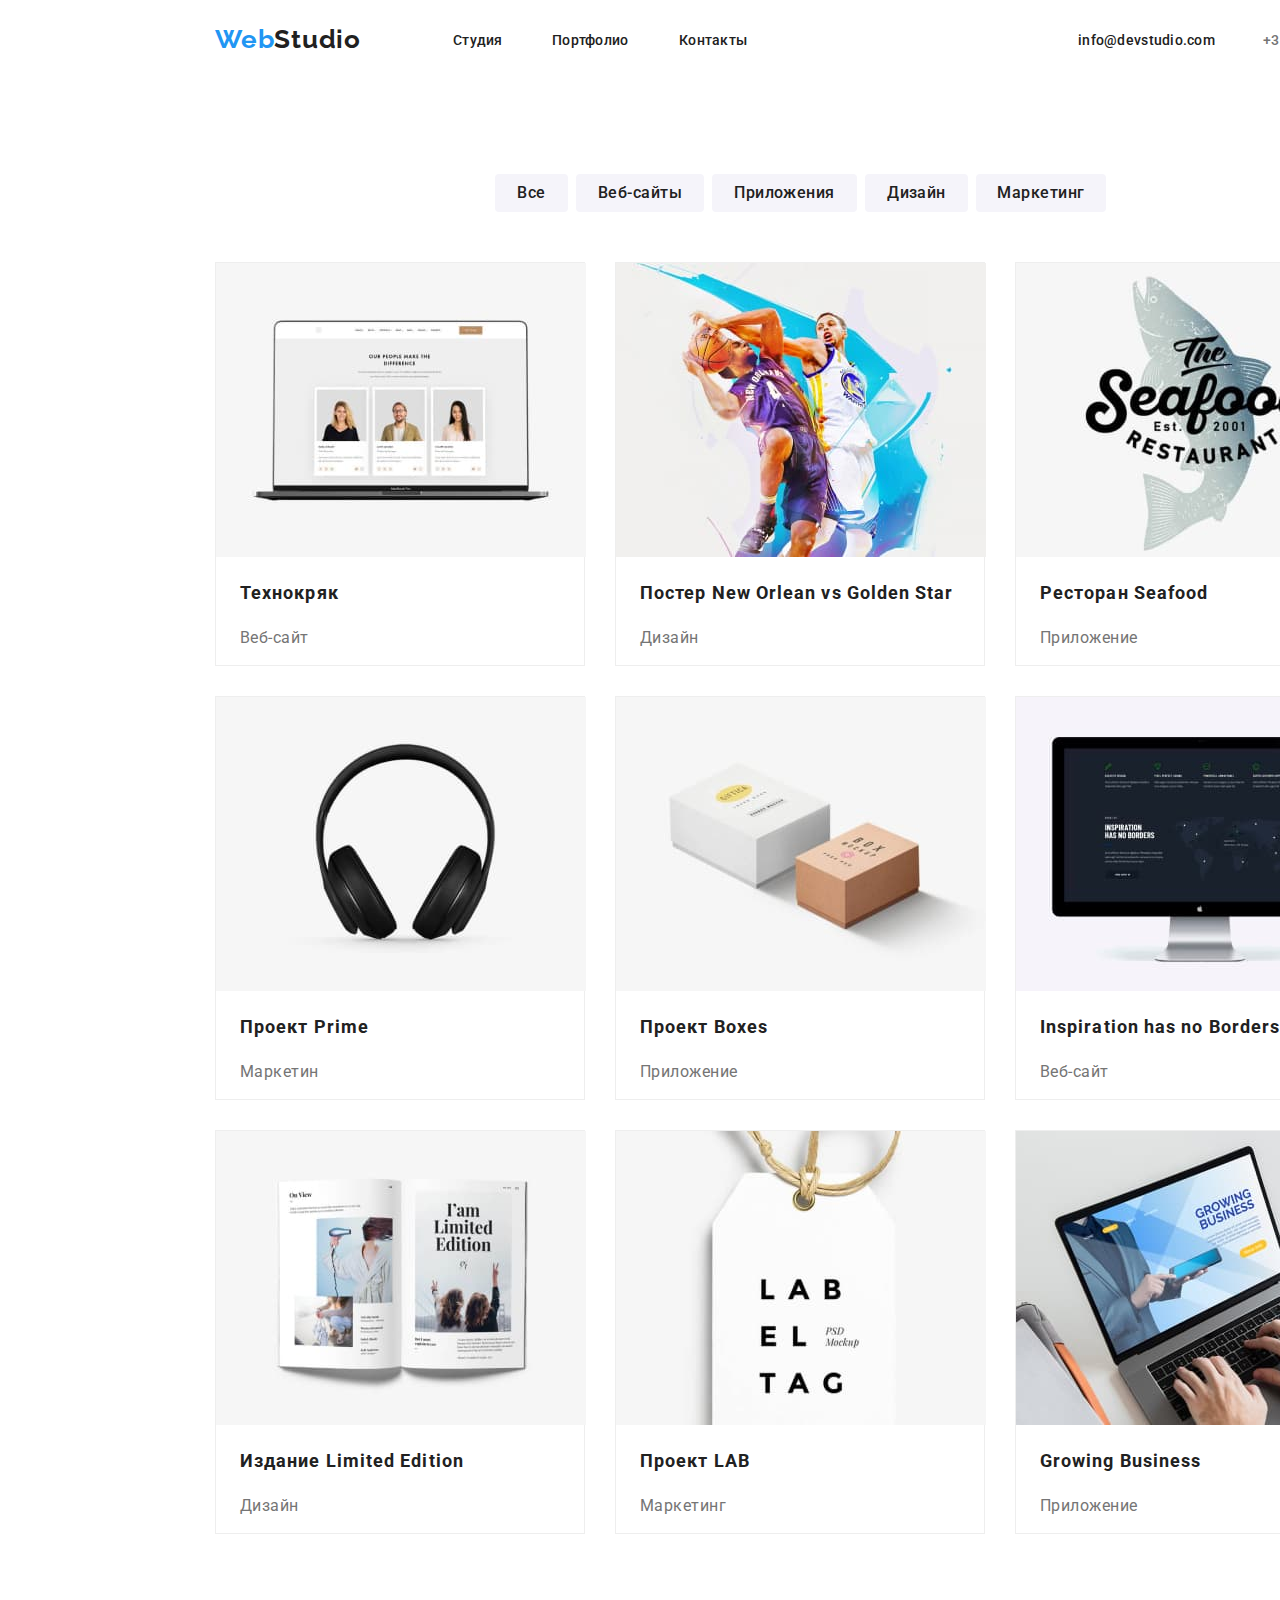
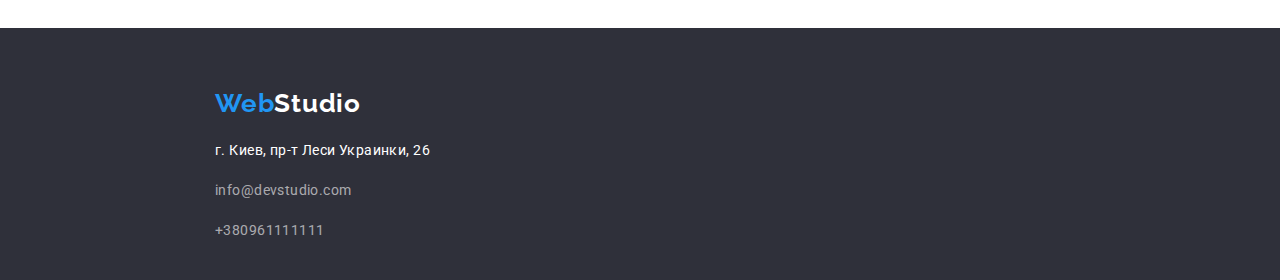
<file: html/portfolio.html>
<!DOCTYPE html>
<html lang="en">
<head>
    <meta charset="UTF-8">
    <meta http-equiv="X-UA-Compatible" content="IE=edge">
    <meta name="viewport" content="width=device-width, initial-scale=1.0">
    <link rel="stylesheet" href="/css/styles.css">
    <title>portfolio</title> 
    <link rel="preconnect" href="https://fonts.googleapis.com">
    <link rel="preconnect" href="https://fonts.gstatic.com" crossorigin>
    <link href="https://fonts.googleapis.com/css2?family=Open+Sans:wght@300&family=Roboto:wght@900&display=swap" rel="stylesheet">
    <link href="https://fonts.googleapis.com/css2?family=Raleway:wght@500&display=swap" rel="stylesheet">
</head>
    <header class="head"> 
        <a class="webstudio"  href="/index.html">Web<span class="webstudiospan">Studio</span></a>
            <nav>
                <ul class="nav-list ">
                    <li >
                        <a class="studio" href="/index.html">Студия</a>
                    </li>
                    <li>
                        <a class="portfolio" href="/html/portfolio.html">Портфолио</a>
                    </li>
                    <li>
                        <a class="contacts" href="">Контакты</a>
                    </li>
                </ul>
            </nav>
        </a>
            <div>
                <a class="mail" href="mailto:info@devstudio.com">info@devstudio.com</a>
                <a class="telefono" href="tel:+380961111111">+380961111111</a>
            </div>
</header>
<body>
    <section>
        <ul>
            <li>
                <button class="btn-oll btt " type="button"> Все</button>
            </li>
            <li>
                <button class="btn-web btt" type="button">Веб-сайты </button>
            </li>
            <li>
                <button class="btn-app btt" type="button">Приложения </button>
            </li>
            <li>
                <button class="btn-design btt" type="button">Дизайн </button>
            </li>
            <li>
                <button class="btn-marketing btt" type="button">Маркетинг</button>
            </li>
        </ul>
    </section>
    <section>
        <ul>
            <li class="main-back-one main-back-oll">
                <img src="/images/img-3-1.jpg" alt="">
                <h3 class="main-title-oll">Технокряк</h3>
                <p class="mail-text-oll">Веб-сайт</p>
            </li>
            <li class="main-back-two main-back-oll">
                <img src="/images/img-3-2.jpg" alt="">
                <h3 class="main-title-oll"> Постер New Orlean vs Golden Star</h3>
                <p class="mail-text-oll">Дизайн</p>
            </li>
            <li class="main-back-three main-back-oll">
                <img src="/images/img-3-3.jpg" alt="">
                <h3 class="main-title-oll">Ресторан Seafood</h3>
                <p class="mail-text-oll">Приложение</p>
            </li>
            <li class="main-back-four main-back-oll">
                <img src="/images/img-3-4.jpg" alt="">
                <h3 class="main-title-oll">Проект Prime</h3>
                <p class="mail-text-oll">Маркетин</p>
            </li>
            <li class="main-back-five main-back-oll">
                <img src="/images/img-3-5.jpg" alt="">
                <h3 class="main-title-oll">Проект Boxes</h3>
                <p class="mail-text-oll">Приложение</p>
            </li>
            <li class="main-back-six main-back-oll">
                <img class="main-img-six" src="/images/img-3-6.jpg" alt="">
                <h3 class=" main-title-oll">Inspiration has no Borders</h3>
                <p class="mail-text-oll">Веб-сайт</p>
            </li>
            <li class="main-back-seven main-back-oll">
                <img src="/images/img-3-7.jpg" alt="">
                <h3 class="main-title-oll">Издание Limited Edition</h3>
                <p class="mail-text-oll">Дизайн</p>
            </li>
            <li class="main-back-eight main-back-oll">
                <img src="/images/img-3-8.jpg" alt="">
                <h3 class="main-title-oll">Проект LAB</h3>
                <p class="mail-text-oll">Маркетинг</p>
            </li>
            <li class="main-back-nine main-back-oll">
                <img src="/images/img-3-9.jpg" alt="">
                <h3 class="main-title-oll">Growing Business</h3>
                <p class="mail-text-oll">Приложение</p>
            </li>
        </ul>
    </section>
</body>
<footer class="footer-back-design"> 
    <ul class="footer-list">
        <li><a class="footer-web" href="/index.html">Web<span class="footer-web-span" >Studio</span></a></li>
        <li><a class="footer-adres" href="https://www.google.com/maps" target="_blank"> г. Киев, пр-т Леси Украинки, 26 </a></li>
        <li><a class="footer-mail" href="mailto:info@devstudio.com">info@devstudio.com</a></li>
        <li><a class="footer-tel" href="tel:+380961111111">+380961111111</a></li>
    </ul>
    </footer>  
</html>
</file>
<file: css/styles.css>
li{
    list-style-type: none;
}
.webstudio{
    /* веб студия лого */
    position: absolute;
    width: 145px;
    height: 31px;
    left: 215px;
    top: 24px;    
    font-family: 'Raleway';
    font-style: normal;
    font-weight: 700;
    font-size: 26px;
    line-height: 31px;
    letter-spacing: 0.03em;
    color: #2196F3;
    text-decoration: none;
    
}
.webstudiospan{
    color: #212121;
    
}
.studio{
    /* студия */
    position: absolute;
    width: 49px;
    height: 16px;
    left: 453px;
    top: 32px;
    font-family: 'Roboto';
    font-weight: 500;
    font-size: 14px;
    line-height: 16px;
    letter-spacing: 0.02em;
    color: #212121;
    text-decoration: none;
}
.contacts:hover,.portfolio:hover,.studio:hover, 
.mail:hover, .telefono:hover, .footer-adres:hover, .footer-mail:hover,
.footer-tel:hover{
    color: #2196F3;
}


.portfolio{
    /* портфолио */
    position: absolute;
    width: 77px;
    height: 16px;
    left: 552px;
    top: 32px;
    font-family: 'Roboto';
    font-weight: 500;
    font-size: 14px;
    line-height: 16px;
    letter-spacing: 0.02em;
    color: #212121;
    text-decoration: none;
    
}
.contacts{
    /* контакти  */
    position: absolute;
    width: 68px;
    height: 16px;
    left: 679px;
    top: 32px;
    font-family: 'Roboto';
    font-weight: 500;
    font-size: 14px;
    line-height: 16px;
    letter-spacing: 0.02em;
    color: #212121;
    text-decoration: none;
}
.mail{
    /* mail  */
    position: absolute;
    width: 135px;
    height: 16px;
    left: 1078px;
    top: 32px;
    font-family: 'Roboto';
    font-style: normal;
    font-weight: 500;
    font-size: 14px;
    line-height: 16px;
    letter-spacing: 0.02em;
    color: #212121;
    text-decoration: none;
}

.telefono{
        /* +38 096 111 11 11 */
    position: absolute;
    width: 122px;
    height: 16px;
    left: 1263px;
    top: 32px;
    font-family: 'Roboto';
    font-style: normal;
    font-weight: 500;
    font-size: 14px;
    line-height: 16px;
    letter-spacing: 0.02em;
    color: #757575;
    text-decoration: none;
}
.main{
    position: absolute;
    width: 1600px;
    height: 600px;
    left: 0px;
    top: 80px;
    background: #2F303A;
}
    
.main-text{
    /* Эффективные решения для вашего бизнеса */
    position: absolute;
    width: 696px;
    height: 200px;
    left: 452px;
    top: 200px;
    font-family: 'Roboto';
    font-style: normal;
    font-weight: 900;
    font-size: 44px;
    line-height: 60px;
    text-align: center;
    letter-spacing: 0.06em;
    color: #FFFFFF;
    text-transform: uppercase;
}
.btn:hover{
    background-color: #167bce;
    box-shadow: 0px 4px 4px rgba(0, 0, 0, 0.15);
}
.btn:active{
    background-color: #2196F3;
}
.btn{
    /* кнопка текс  */
    font-family: 'Roboto';
    font-size: 16px;
    line-height: 30px;
    position: absolute;
    width: 200px;
    height: 50px;
    left: 700px;
    top: 360px;
    background-color: #2196F3;
    border-color: #2196F3;
    border-radius: 4px;
    color: #FFFFFF; 
    letter-spacing: 0.06em;
}
.text-one{
    /* Внимание к деталям */
    position: absolute;
    width: 270px;
    height: 16px;
    left: 215px;
    top: 774px;
    font-family: 'Roboto';
    font-style: normal;
    font-weight: 700;
    font-size: 14px;
    line-height: 16px;
    letter-spacing: 0.03em;
    text-transform: uppercase;
    color: #212121;
}
.text-one-one{
    /* Идейные соображения, а также начало повседневной работы по формированию позиции. */
    position: absolute;
    width: 270px;
    height: 75px;
    left: 215px;
    top: 800px;
    font-family: 'Roboto';
    font-style: normal;
    font-weight: 400;
    font-size: 14px;
    line-height: 24px;
    letter-spacing: 0.03em;
    color: #757575;
}
.text-two{
        /* Пунктуальность */
    position: absolute;
    width: 270px;
    height: 16px;
    left: 515px;
    top: 774px;
    font-family: 'Roboto';
    font-style: normal;
    font-weight: 700;
    font-size: 14px;
    line-height: 16px;
    letter-spacing: 0.03em;
    text-transform: uppercase;
    color: #212121;
}
.text-two-two{
    /* Задача организации, в особенности же рамки и место обучения кадров влечет за собой. */
    position: absolute;
    width: 270px;
    height: 75px;
    left: 515px;
    top: 800px;
    font-family: 'Roboto';
    font-style: normal;
    font-weight: 400;
    font-size: 14px;
    line-height: 24px;
    letter-spacing: 0.03em;
    color: #757575;
}
.text-three{
    position: absolute;
    width: 270px;
    height: 16px;
    left: 815px;
    top: 774px;
    font-family: 'Roboto';
    font-style: normal;
    font-weight: 700;
    font-size: 14px;
    line-height: 16px;
    letter-spacing: 0.03em;
    text-transform: uppercase;
    color: #212121;
}
.text-three-three{
        /* Равным образом консультация с широким активом в значительной степени обуславливает. */
    position: absolute;
    width: 270px;
    height: 75px;
    left: 815px;
    top: 800px;
    font-family: 'Roboto';
    font-style: normal;
    font-weight: 400;
    font-size: 14px;
    line-height: 24px;
    letter-spacing: 0.03em;
    color: #757575;
}
.text-four{
    /* Современные технологии */
    position: absolute;
    width: 270px;
    height: 16px;
    left: 1115px;
    top: 774px;
    font-family: 'Roboto';
    font-style: normal;
    font-weight: 700;
    font-size: 14px;
    line-height: 16px;
    letter-spacing: 0.03em;
    text-transform: uppercase;
    color: #212121;
}
.text-four-four{
    position: absolute;
    width: 270px;
    height: 75px;
    left: 1115px;
    top: 800px;
    font-family: 'Roboto';
    font-style: normal;
    font-weight: 400;
    font-size: 14px;
    line-height: 24px;
    letter-spacing: 0.03em;
    color: #757575;
}
.text-section{
    /* Чем мы занимаемся */
    position: absolute;
    width: 376px;
    height: 42px;
    left: 612px;
    top: 969px;
    font-family: 'Roboto';
    font-style: normal;
    font-weight: 700;
    font-size: 36px;
    line-height: 42px;
    text-align: center;
    /* letter-spacing: 0.03em; */
    color: #212121;
}
.img-one{
    position: absolute;
    width: 370px;
    height: 294px;
    left: 215px;
    top: 1061px;
    background: url(close-up-image-programer-working-his-desk-office_1098-18707.jpg);
    mix-blend-mode: normal;
}
.img-two{   
    position: absolute;
    width: 370px;
    height: 294px;
    left: 615px;
    top: 1061px;
    background: url(web-ui-designers-are-developing-application-smartphones-team-creators-is-working-interface-mobile-phones_8119-2713.jpg);
}
.img-three{    
    position: absolute;
    width: 370px;
    height: 294px;
    left: 1015px;
    top: 1061px;
    background: url(creative-artist-web-design-with-working-colour-selection-graphic-tablet_35674-1119.jpg);
}
.back-section-two{
    position: absolute;
    width: 1600px;
    height: 648px;
    left: 0px;
    top: 1449px;
    background: #F5F4FA;
    /* background: red; */
}
.team-text{
    position: absolute;
    width: 264px;
    height: 42px;
    left: 668px;
    top: 50px;
    font-family: 'Roboto';
    font-style: normal;
    font-weight: 700;
    font-size: 36px;
    line-height: 42px;
    text-align: center;
    /* letter-spacing: 0.03em; */
    color: #212121;

}
.team-background-one
{
    position: absolute;
    width: 270px;
    height: 368px;
    left: 215px;
    top: 186px;
    background: #FFFFFF;
    box-shadow: 0px 1px 3px rgba(0, 0, 0, 0.12), 0px 1px 1px rgba(0, 0, 0, 0.14), 0px 2px 1px rgba(0, 0, 0, 0.2);
    border-radius: 0px 0px 4px 4px;
}
.team-img-one{
    position: absolute;
    width: 270px;
    height: 260px;
    /* left: 215px; */
    /* top: 186px; */
    background: url(4853.jpg);
    border-radius: 0px;
}
.team-name-one{
    position: absolute;
    width: 151px;
    height: 19px;
    left: 60px;
    top: 290px;
    font-family: 'Roboto';
    font-style: normal;
    font-weight: 500;
    font-size: 16px;
    line-height: 19px;
    text-align: center;
    /* letter-spacing: 0.03em; */
    color: #212121;
    margin: 0%;
}
.team-position-one{
    position: absolute;
    width: 130px;
    height: 19px;
    left: 70px;
    top: 319px;
    font-family: 'Roboto';
    font-style: normal;
    font-weight: 400;
    font-size: 16px;
    line-height: 19px;
    text-align: center;
    /* letter-spacing: 0.03em; */
    color: #757575;
    margin: 0%;
}
.team-background-two{
    position: absolute;
    width: 270px;
    height: 368px;
    left: 515px;
    top: 186px;
    background: #FFFFFF;
    box-shadow: 0px 1px 3px rgba(0, 0, 0, 0.12), 0px 1px 1px rgba(0, 0, 0, 0.14), 0px 2px 1px rgba(0, 0, 0, 0.2);
    border-radius: 0px 0px 4px 4px;
}
.team-img-two{
    position: absolute;
    width: 270px;
    height: 260px;
    /* left: 515px; */
    /* top: 1635px; */
    background: url(5844.jpg);
    border-radius: 0px;
}
.team-name-two{
    position: absolute;
    width: 109px;
    height: 19px;
    left: 81px;
    top: 290px;
    font-family: 'Roboto';
    font-style: normal;
    font-weight: 500;
    font-size: 16px;
    line-height: 19px;
    text-align: center;
    letter-spacing: 0.03em;
    color: #212121;
    margin: 0%;
}
.team-position-two{    
    position: absolute;
    width: 147px;
    height: 19px;
    left: 62px;
    top: 319px;
    font-family: 'Roboto';
    font-style: normal;
    font-weight: 400;
    font-size: 16px;
    line-height: 19px;
    text-align: center;
    /* letter-spacing: 0.03em; */
    color: #757575;
    margin: 0%;
}
.team-background-three{
    position: absolute;
    width: 270px;
    height: 368px;
    left: 815px;
    top: 186px;
    background: #FFFFFF;
    box-shadow: 0px 1px 3px rgba(0, 0, 0, 0.12), 0px 1px 1px rgba(0, 0, 0, 0.14), 0px 2px 1px rgba(0, 0, 0, 0.2);
    border-radius: 0px 0px 4px 4px;
}
.team-img-three{
    position: absolute;
    width: 270px;
    height: 260px;
    /* left: 815px; */
    /* top: 1635px; */
    background: url(16166.jpg);
    border-radius: 0px;
}
.team-name-three{
    position: absolute;
    width: 137px;
    height: 19px;
    left: 67px;
    top: 290px;
    font-family: 'Roboto';
    font-style: normal;
    font-weight: 500;
    font-size: 16px;
    line-height: 19px;
    text-align: center;
    letter-spacing: 0.03em;
    color: #212121;
    margin: 0%;
}
.team-position-three{
    position: absolute;
    width: 76px;
    height: 19px;
    left: 97px;
    top: 319px;
    font-family: 'Roboto';
    font-style: normal;
    font-weight: 400;
    font-size: 16px;
    line-height: 19px;
    text-align: center;
    letter-spacing: 0.03em;
    color: #757575;
    margin: 0%;
}
.team-background-four{      
    position: absolute;
    width: 270px;
    height: 368px;
    left: 1115px;
    top: 186px;
    background: #FFFFFF;
    box-shadow: 0px 1px 3px rgba(0, 0, 0, 0.12), 0px 1px 1px rgba(0, 0, 0, 0.14), 0px 2px 1px rgba(0, 0, 0, 0.2);
    border-radius: 0px 0px 4px 4px;
}
.team-img-four{
    position: absolute;
    width: 270px;
    height: 260px;
    /* left: 1115px; */
    /* top: 1635px; */
    background: url(2968.jpg);
    border-radius: 0px;
}
.team-name-four{
    position: absolute;
    width: 134px;
    height: 19px;
    left: 68px;
    top: 290px;
    font-family: 'Roboto';
    font-style: normal;
    font-weight: 500;
    font-size: 16px;
    line-height: 19px;
    text-align: center;
    letter-spacing: 0.03em;
    color: #212121;
    margin: 0%;
}
.team-position-four{
    position: absolute;
    width: 87px;
    height: 19px;
    left: 92px;
    top: 319px;
    font-family: 'Roboto';
    font-style: normal;
    font-weight: 400;
    font-size: 16px;
    line-height: 19px;
    text-align: center;
    /* letter-spacing: 0.03em; */
    color: #757575;
    margin: 0%;
}

.footer-web{
    position: absolute;
    width: 145px;
    height: 31px;
    left: 215px;
    top: 60px;
    font-family: 'Raleway';
    font-style: normal;
    font-weight: 700;
    font-size: 26px;
    line-height: 31px;
    letter-spacing: 0.03em;
    color: #2196F3;
    text-decoration: none;
}

.footer-web-span{
    color: white;
    
}

.footer-back{
    position: absolute;
    width: 1600px;
    height: 252px;
    left: 0px;
    top: 2097px;
    background: #2F303A;
}
.footer-adres{
    position: absolute;
    width: 231px;
    height: 21px;
    left: 215px;
    top: 110px;
    font-family: 'Roboto';
    font-style: normal;
    font-weight: 400;
    font-size: 14px;
    line-height: 24px;
    letter-spacing: 0.03em;
    color: #FFFFFF;
    text-decoration: none;
}
.footer-mail{
    position: absolute;
    width: 231px;
    height: 21px;
    left: 215px;
    top: 150px;
    font-family: 'Roboto';
    font-style: normal;
    font-weight: 400;
    font-size: 14px;
    line-height: 24px;
    letter-spacing: 0.03em;
    color: rgba(255, 255, 255, 0.6);
    text-decoration: none;
}
.footer-tel
{
    position: absolute;
    width: 231px;
    height: 21px;
    left: 215px;
    top: 190px;
    font-family: 'Roboto';
    font-style: normal;
    font-weight: 400;
    font-size: 14px;
    line-height: 24px;
    letter-spacing: 0.03em;
    color: rgba(255, 255, 255, 0.6);
    text-decoration: none;
}
/* dddddddddddddddddddddddd */

.btn-oll{
    position: absolute;
    width: 73px;
    height: 38px;
    left: 495px;
    top: 174px;   

}
.btn-oll:hover, .btn-web:hover, .btn-app:hover,
.btn-design:hover, .btn-marketing:hover{
    background: #2196F3;
    color: #FFFFFF;
    box-shadow: 0px 3px 1px rgba(0, 0, 0, 0.1), 0px 1px 2px rgba(0, 0, 0, 0.08), 0px 2px 2px rgba(0, 0, 0, 0.12);
}
.btn-oll:active, .btn-web:active, .btn-app:active, 
.btn-design:active, .btn-marketing:active{
    background: #177aca; 
    color: #FFFFFF;
}
.btn-web{
    position: absolute;
    width: 128px;
    height: 38px;
    left: 576px;
    top: 174px;
}
.btn-app{
    position: absolute;
    width: 145px;
    height: 38px;
    left: 712px;
    top: 174px;

}
.btn-design{
    position: absolute;
    width: 103px;
    height: 38px;
    left: 865px;
    top: 174px;

}
.btn-marketing{
    position: absolute;
    width: 130px;
    height: 38px;
    left: 976px;
    top: 174px;
}
.btt{
 /* одинаковые параметры кнопок  */
    border-color: #FFFFFF;
    background: #F5F4FA;
    border-radius: 4px;
    font-family: 'Roboto';
    font-style: normal;
    font-weight: 500;
    font-size: 16px;
    line-height: 26px;
    text-align: center;
    letter-spacing: 0.03em;
    color: #212121;
    border: 0px;
}

/* main */
.main-back-oll{     
    /* для всех бекграундов общий стиль */
    background: #FFFFFF;
    border: 1px solid #EEEEEE;
    box-sizing: border-box;
}
.main-title-oll
{
    font-family: 'Roboto';
    font-style: normal;
    font-weight: 700;
    font-size: 18px;
    line-height: 36px;
    letter-spacing: 0.06em;
    color: #212121;
    position: absolute;
    left: 24px;
    top: 294px;
}
.mail-text-oll{
    font-family: 'Roboto';
    font-style: normal;
    font-weight: 400;
    font-size: 16px;
    line-height: 30px;
    letter-spacing: 0.03em;
    color: #757575;
    position: absolute;
    left: 24px;
    top: 344px;
}
/* 1 */
.main-back-one{
    position: absolute;
    width: 370px;
    height: 404px;
    left: 215px;
    top: 262px;
}

/* 2 */
.main-back-two{
    position: absolute;
    width: 370px;
    height: 404px;
    left: 615px;
    top: 262px;

}
/* 3 */
.main-back-three{
    position: absolute;
    width: 370px;
    height: 404px;
    left: 1015px;
    top: 262px;

}
/* 4 */

.main-back-four{
    position: absolute;
    width: 370px;
    height: 404px;
    left: 215px;
    top: 696px;
}
/* 5 */
.main-back-five{
    position: absolute;
    width: 370px;
    height: 404px;
    left: 615px;
    top: 696px;
}
/* 6 */
.main-back-six{
    position: absolute;
    width: 370px;
    height: 404px;
    left: 1015px;
    top: 696px;

}
/* 7 */
.main-back-seven{
    position: absolute;
    width: 370px;
    height: 404px;
    left: 215px;
    top: 1130px;

}
/* 8 */
.main-back-eight{
    position: absolute;
    width: 370px;
    height: 404px;
    left: 615px;
    top: 1130px;
}
/* 9 */
.main-back-nine{
    position: absolute;
    width: 370px;
    height: 404px;
    left: 1015px;
    top: 1130px;
}
.footer-back-design{
    position: absolute;
    width: 1600px;
    height: 252px;
    left: 0px;
    top: 1628px;
    background: #2F303A;
}
</file>
